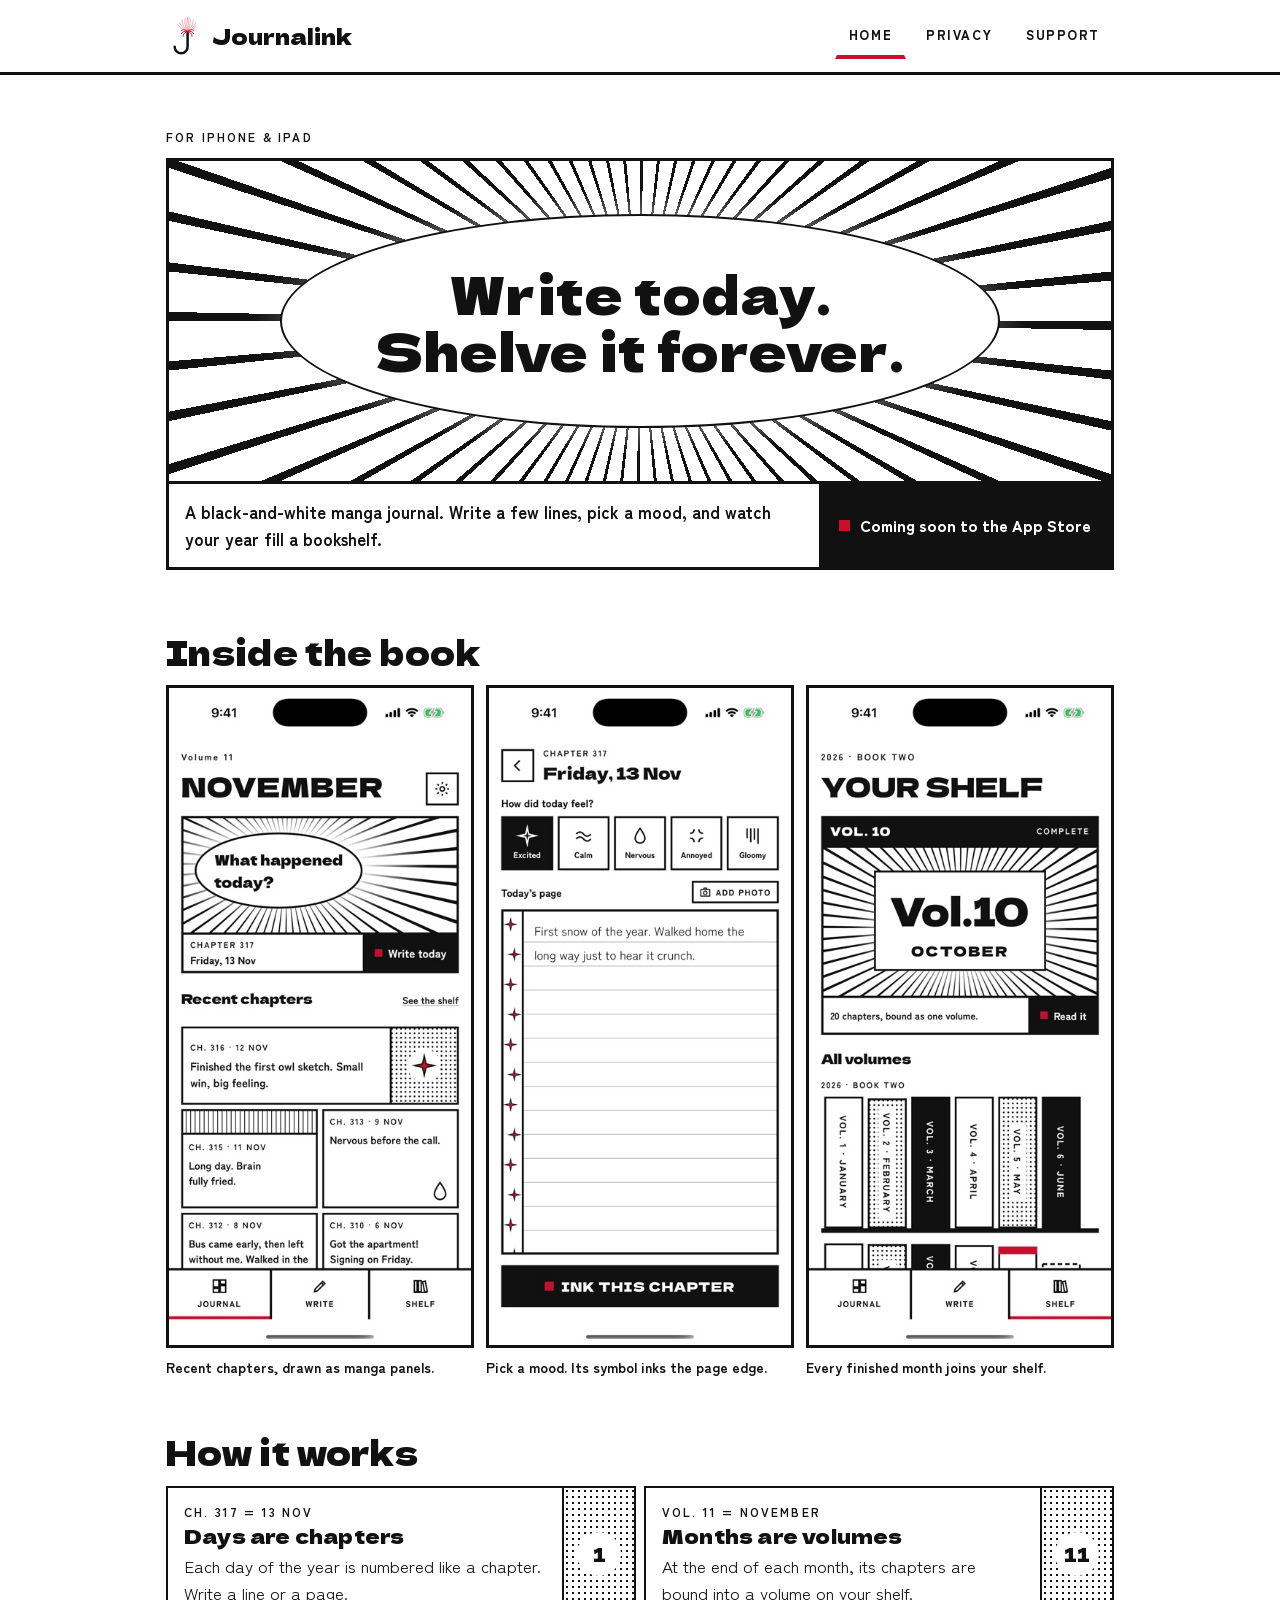
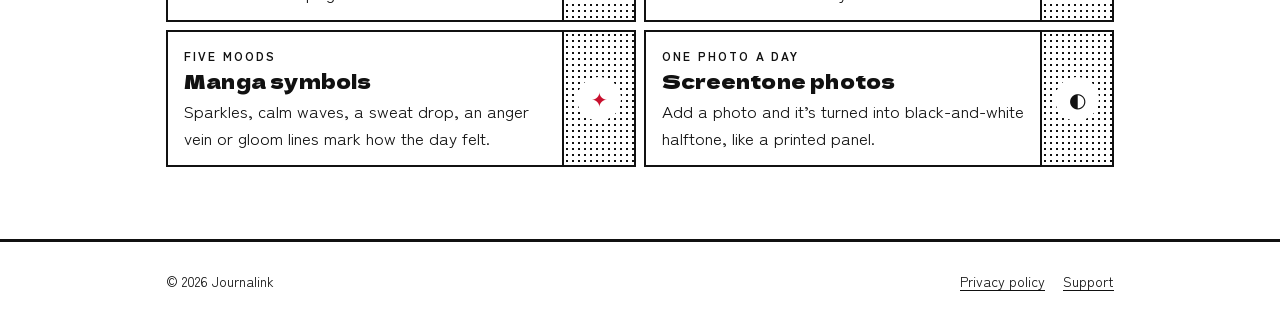
<file: docs/index.html>
<!doctype html>
<html lang="en">
<head>
  <meta charset="utf-8">
  <meta name="viewport" content="width=device-width, initial-scale=1">
  <title>Journalink — a manga journal</title>
  <meta name="description" content="A black-and-white manga journal for iPhone and iPad. Every day is a chapter. Every month becomes a volume. Private, on-device, no accounts.">
  <meta property="og:title" content="Journalink — a manga journal">
  <meta property="og:description" content="Write today. Shelve it forever. A black-and-white manga journal for iPhone and iPad.">
  <meta property="og:image" content="images/shot-home.jpg">
  <link rel="icon" href="images/logo.svg" type="image/svg+xml">
  <link rel="apple-touch-icon" href="apple-touch-icon.png">
  <link rel="stylesheet" href="style.css">
</head>
<body>
  <header class="site-header">
    <div class="wrap">
      <a class="brand" href="./">
        <img class="logo-light" src="images/logo.svg" alt="">
        <img class="logo-dark" src="images/logo-dark.svg" alt="">
        <span>Journalink</span>
      </a>
      <nav class="nav" aria-label="Site">
        <a href="./" aria-current="page">Home</a>
        <a href="privacy.html">Privacy</a>
        <a href="support.html">Support</a>
      </nav>
    </div>
  </header>

  <main class="wrap">
    <section class="hero">
      <p class="kicker">For iPhone &amp; iPad</p>
      <div class="frame">
        <div class="hero-panel speed">
          <div class="bubble">
            <h1 class="display">Write today.<br>Shelve it forever.</h1>
          </div>
        </div>
        <div class="hero-bar">
          <p>A black-and-white manga journal. Write a few lines, pick a mood, and watch your year fill a bookshelf.</p>
          <!-- Replace with the App Store link once the app is live. -->
          <span class="button is-disabled" aria-disabled="true">Coming soon to the App Store</span>
        </div>
      </div>
    </section>

    <h2 class="section-title display">Inside the book</h2>
    <div class="shots">
      <figure>
        <img src="images/shot-home.jpg" alt="Journalink home screen: the November volume with recent chapters shown as manga panels." width="900" height="1957" loading="lazy">
        <figcaption>Recent chapters, drawn as manga panels.</figcaption>
      </figure>
      <figure>
        <img src="images/shot-write.jpg" alt="Writing a chapter: five mood buttons and a ruled page with red sparkles down the edge." width="900" height="1957" loading="lazy">
        <figcaption>Pick a mood. Its symbol inks the page edge.</figcaption>
      </figure>
      <figure>
        <img src="images/shot-shelf.jpg" alt="The shelf: finished months standing as volume spines, a full year on two shelves." width="900" height="1957" loading="lazy">
        <figcaption>Every finished month joins your shelf.</figcaption>
      </figure>
    </div>

    <h2 class="section-title display">How it works</h2>
    <div class="features">
      <article class="feature panel">
        <div class="body">
          <p class="kicker">Ch. 317 = 13 Nov</p>
          <h3 class="display">Days are chapters</h3>
          <p>Each day of the year is numbered like a chapter. Write a line or a page.</p>
        </div>
        <div class="art tone" aria-hidden="true"><span>1</span></div>
      </article>
      <article class="feature panel">
        <div class="body">
          <p class="kicker">Vol. 11 = November</p>
          <h3 class="display">Months are volumes</h3>
          <p>At the end of each month, its chapters are bound into a volume on your shelf.</p>
        </div>
        <div class="art tone" aria-hidden="true"><span>11</span></div>
      </article>
      <article class="feature panel">
        <div class="body">
          <p class="kicker">Five moods</p>
          <h3 class="display">Manga symbols</h3>
          <p>Sparkles, calm waves, a sweat drop, an anger vein or gloom lines mark how the day felt.</p>
        </div>
        <div class="art tone" aria-hidden="true"><span style="color: var(--red)">✦</span></div>
      </article>
      <article class="feature panel">
        <div class="body">
          <p class="kicker">One photo a day</p>
          <h3 class="display">Screentone photos</h3>
          <p>Add a photo and it’s turned into black-and-white halftone, like a printed panel.</p>
        </div>
        <div class="art tone" aria-hidden="true"><span>◐</span></div>
      </article>
    </div>

  </main>

  <footer class="site-footer">
    <div class="wrap">
      <span>© 2026 Journalink</span>
      <nav aria-label="Footer">
        <a href="privacy.html">Privacy policy</a>
        <a href="support.html">Support</a>
      </nav>
    </div>
  </footer>
</body>
</html>
</file>
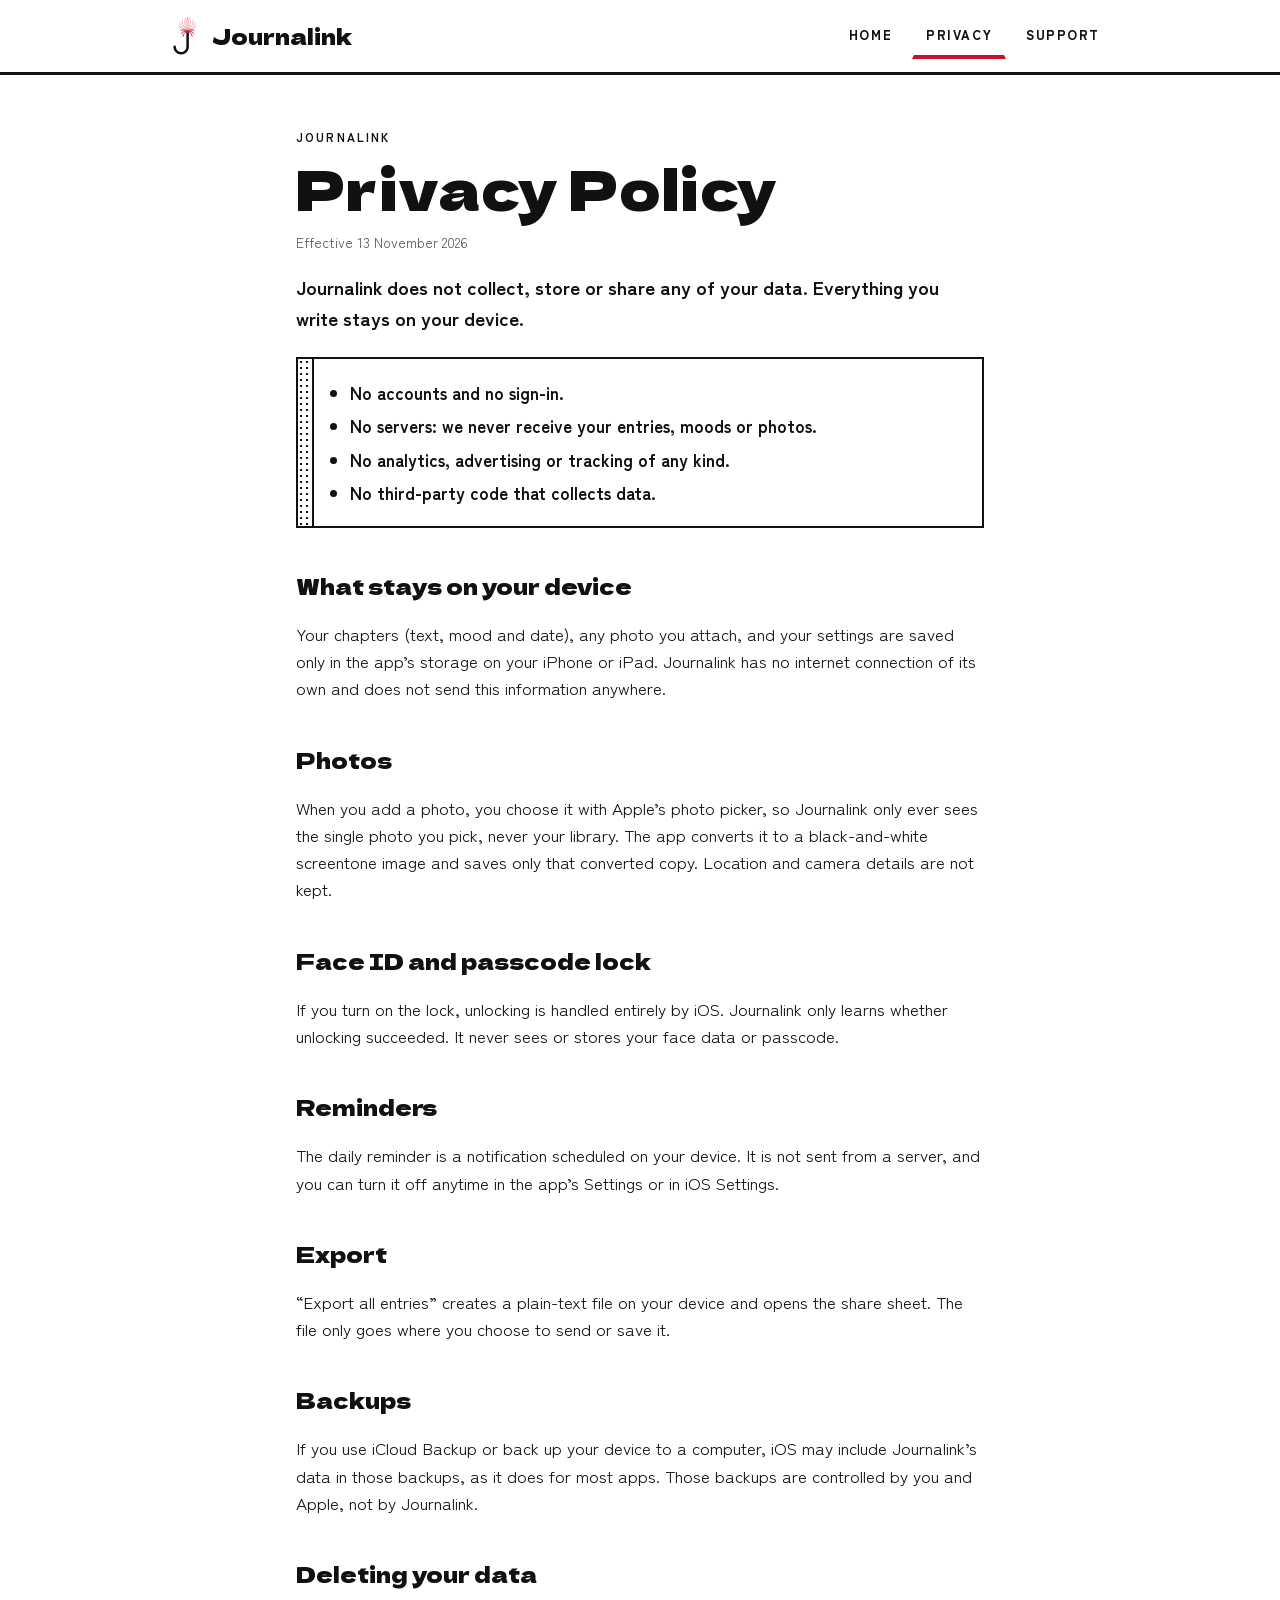
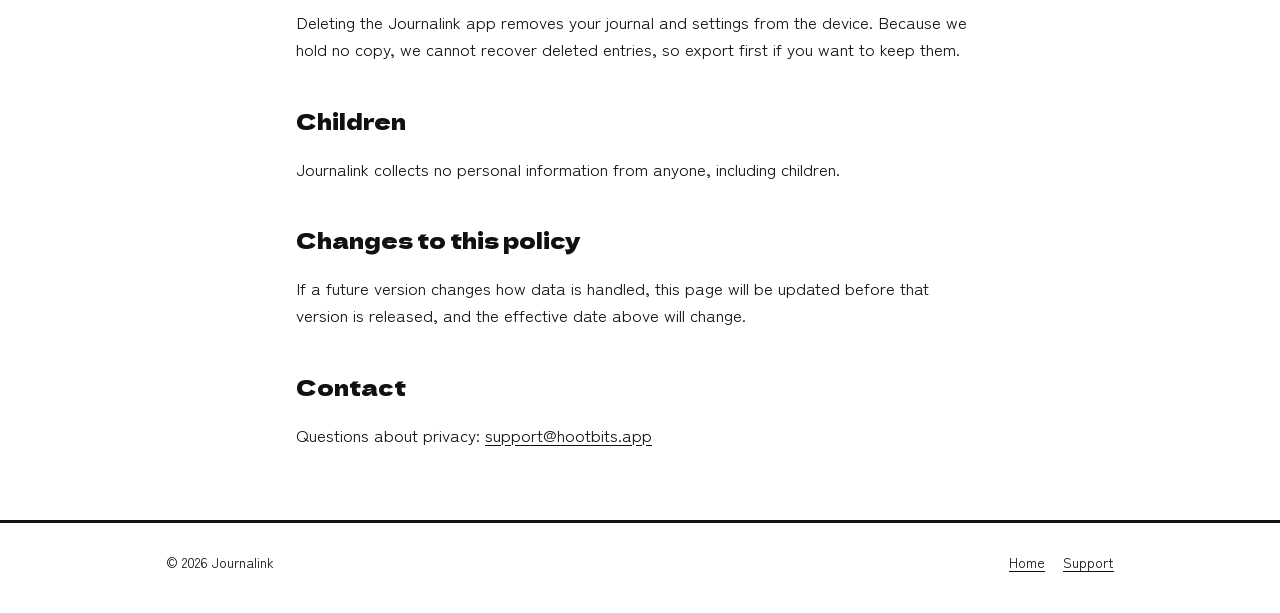
<file: docs/privacy.html>
<!doctype html>
<html lang="en">
<head>
  <meta charset="utf-8">
  <meta name="viewport" content="width=device-width, initial-scale=1">
  <title>Privacy Policy — Journalink</title>
  <meta name="description" content="Journalink collects no data. Your journal stays on your device.">
  <link rel="icon" href="images/logo.svg" type="image/svg+xml">
  <link rel="apple-touch-icon" href="apple-touch-icon.png">
  <link rel="stylesheet" href="style.css">
</head>
<body>
  <header class="site-header">
    <div class="wrap">
      <a class="brand" href="./">
        <img class="logo-light" src="images/logo.svg" alt="">
        <img class="logo-dark" src="images/logo-dark.svg" alt="">
        <span>Journalink</span>
      </a>
      <nav class="nav" aria-label="Site">
        <a href="./">Home</a>
        <a href="privacy.html" aria-current="page">Privacy</a>
        <a href="support.html">Support</a>
      </nav>
    </div>
  </header>

  <main class="wrap doc">
    <p class="kicker">Journalink</p>
    <h1 class="display">Privacy Policy</h1>
    <p class="meta">Effective 13 November 2026</p>
    <p class="lede">Journalink does not collect, store or share any of your data. Everything you write stays on your device.</p>

    <div class="summary panel">
      <div class="strip tone" aria-hidden="true"></div>
      <ul>
        <li>No accounts and no sign-in.</li>
        <li>No servers: we never receive your entries, moods or photos.</li>
        <li>No analytics, advertising or tracking of any kind.</li>
        <li>No third-party code that collects data.</li>
      </ul>
    </div>

    <h2>What stays on your device</h2>
    <p>Your chapters (text, mood and date), any photo you attach, and your settings are saved only in the app’s storage on your iPhone or iPad. Journalink has no internet connection of its own and does not send this information anywhere.</p>

    <h2>Photos</h2>
    <p>When you add a photo, you choose it with Apple’s photo picker, so Journalink only ever sees the single photo you pick, never your library. The app converts it to a black-and-white screentone image and saves only that converted copy. Location and camera details are not kept.</p>

    <h2>Face ID and passcode lock</h2>
    <p>If you turn on the lock, unlocking is handled entirely by iOS. Journalink only learns whether unlocking succeeded. It never sees or stores your face data or passcode.</p>

    <h2>Reminders</h2>
    <p>The daily reminder is a notification scheduled on your device. It is not sent from a server, and you can turn it off anytime in the app’s Settings or in iOS Settings.</p>

    <h2>Export</h2>
    <p>“Export all entries” creates a plain-text file on your device and opens the share sheet. The file only goes where you choose to send or save it.</p>

    <h2>Backups</h2>
    <p>If you use iCloud Backup or back up your device to a computer, iOS may include Journalink’s data in those backups, as it does for most apps. Those backups are controlled by you and Apple, not by Journalink.</p>

    <h2>Deleting your data</h2>
    <p>Deleting the Journalink app removes your journal and settings from the device. Because we hold no copy, we cannot recover deleted entries, so export first if you want to keep them.</p>

    <h2>Children</h2>
    <p>Journalink collects no personal information from anyone, including children.</p>

    <h2>Changes to this policy</h2>
    <p>If a future version changes how data is handled, this page will be updated before that version is released, and the effective date above will change.</p>

    <h2>Contact</h2>
    <p>Questions about privacy: <a href="mailto:support@hootbits.app">support@hootbits.app</a></p>
  </main>

  <footer class="site-footer">
    <div class="wrap">
      <span>© 2026 Journalink</span>
      <nav aria-label="Footer">
        <a href="./">Home</a>
        <a href="support.html">Support</a>
      </nav>
    </div>
  </footer>
</body>
</html>
</file>
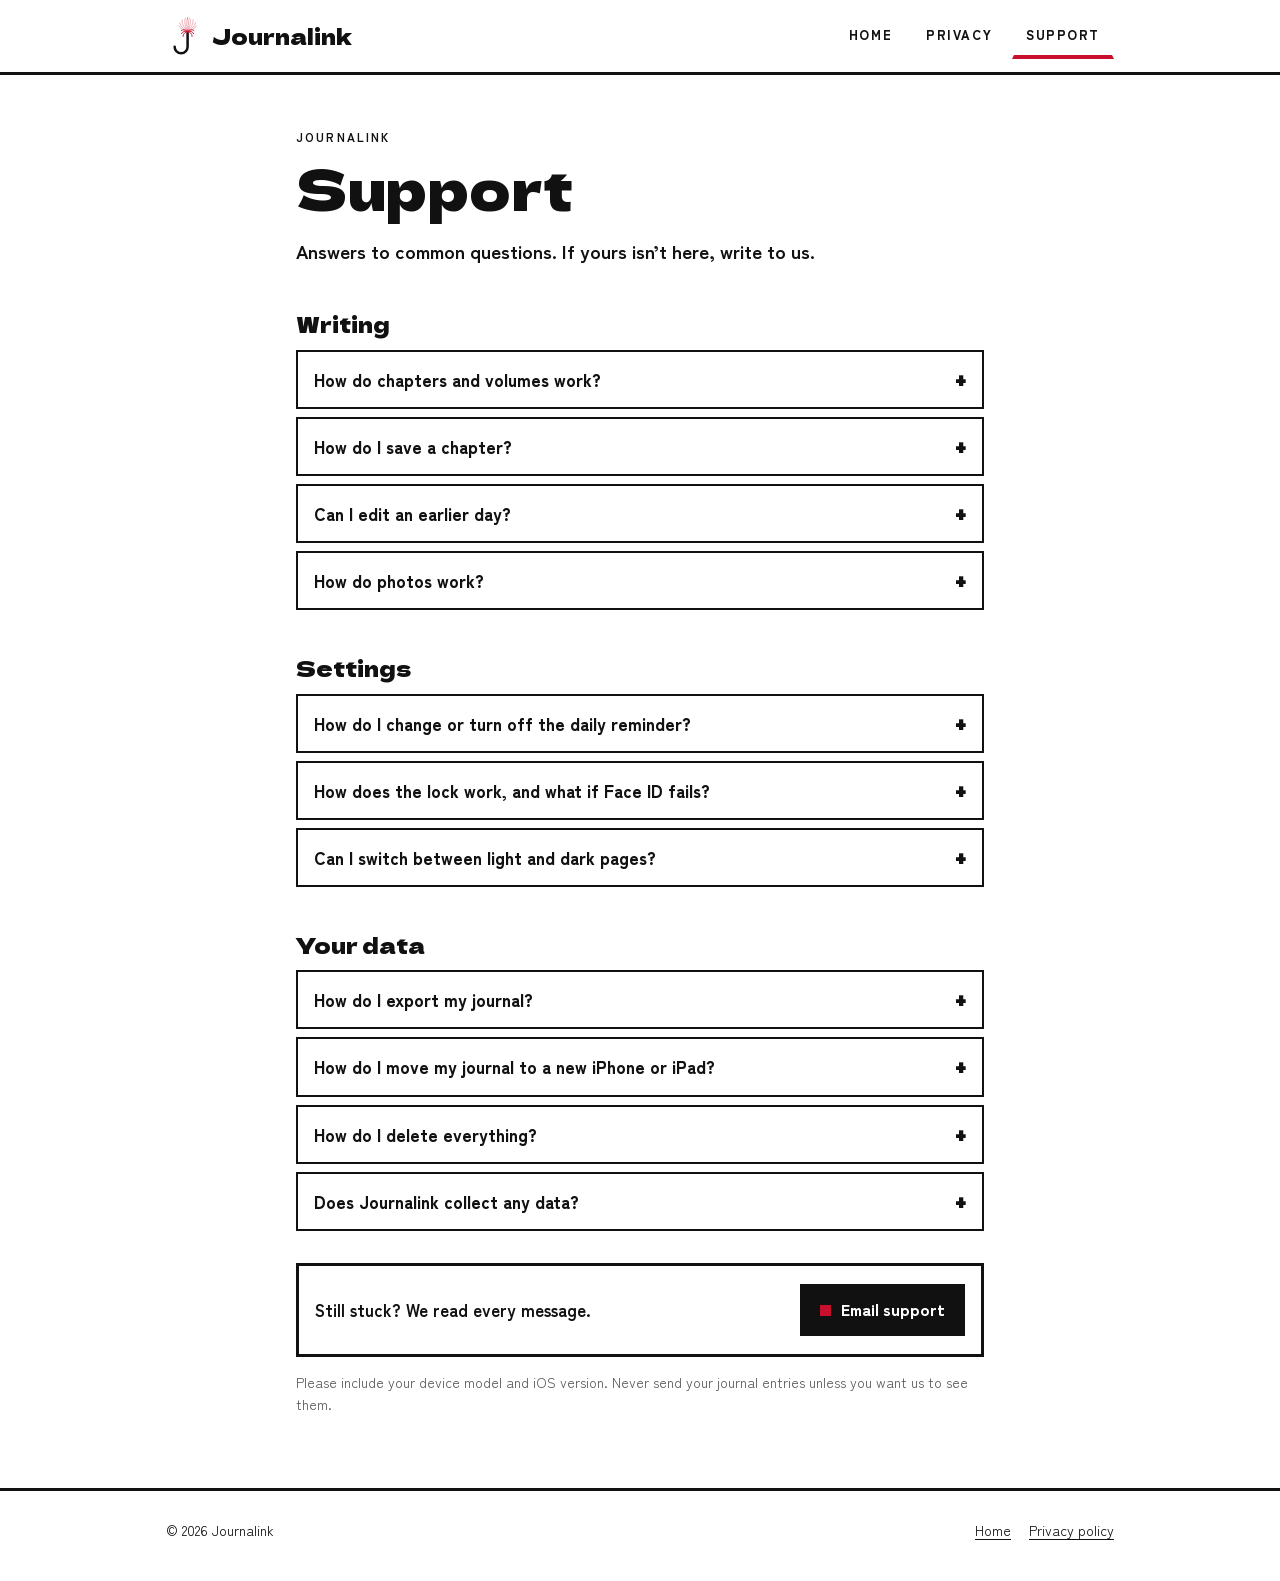
<file: docs/support.html>
<!doctype html>
<html lang="en">
<head>
  <meta charset="utf-8">
  <meta name="viewport" content="width=device-width, initial-scale=1">
  <title>Support — Journalink</title>
  <meta name="description" content="Help with Journalink: chapters and volumes, photos, reminders, the lock, export and moving to a new device.">
  <link rel="icon" href="images/logo.svg" type="image/svg+xml">
  <link rel="apple-touch-icon" href="apple-touch-icon.png">
  <link rel="stylesheet" href="style.css">
</head>
<body>
  <header class="site-header">
    <div class="wrap">
      <a class="brand" href="./">
        <img class="logo-light" src="images/logo.svg" alt="">
        <img class="logo-dark" src="images/logo-dark.svg" alt="">
        <span>Journalink</span>
      </a>
      <nav class="nav" aria-label="Site">
        <a href="./">Home</a>
        <a href="privacy.html">Privacy</a>
        <a href="support.html" aria-current="page">Support</a>
      </nav>
    </div>
  </header>

  <main class="wrap doc">
    <p class="kicker">Journalink</p>
    <h1 class="display">Support</h1>
    <p class="lede">Answers to common questions. If yours isn’t here, write to us.</p>

    <h2>Writing</h2>
    <details>
      <summary>How do chapters and volumes work?</summary>
      <div><p>Each day is a chapter, numbered by the day of the year (13 November is Chapter 317). Each month is a volume. When a month ends, its chapters appear together as a volume spine on your Shelf.</p></div>
    </details>
    <details>
      <summary>How do I save a chapter?</summary>
      <div><p>Pick a mood, write as much or as little as you like, then tap <strong>Ink this chapter</strong>. The button stays grey until you’ve picked a mood.</p></div>
    </details>
    <details>
      <summary>Can I edit an earlier day?</summary>
      <div><p>Yes. Open the chapter from Home or the Shelf and tap the pen button to rewrite it. You can have one chapter per day.</p></div>
    </details>
    <details>
      <summary>How do photos work?</summary>
      <div><p>Tap <strong>Add photo</strong> on the writing page. You can add one photo per chapter. It’s converted to black-and-white screentone, and only that converted copy is saved.</p></div>
    </details>

    <h2>Settings</h2>
    <details>
      <summary>How do I change or turn off the daily reminder?</summary>
      <div><p>Open Settings (the gear on Home) and use <strong>Daily reminder</strong> to turn it on or off and pick a time. If reminders never arrive, check that notifications are allowed for Journalink in iOS Settings → Notifications.</p></div>
    </details>
    <details>
      <summary>How does the lock work, and what if Face ID fails?</summary>
      <div><p>Turn on <strong>Lock</strong> in Settings and Journalink hides your journal whenever you leave the app. If Face ID or Touch ID doesn’t recognise you, you can unlock with your device passcode instead.</p></div>
    </details>
    <details>
      <summary>Can I switch between light and dark pages?</summary>
      <div><p>Yes. In Settings → Night mode, choose Auto (follows your device), Day (white paper) or Night (black paper).</p></div>
    </details>

    <h2>Your data</h2>
    <details>
      <summary>How do I export my journal?</summary>
      <div><p>Settings → <strong>Export all entries</strong> creates a plain-text file with every chapter, grouped by volume. Save it to Files or send it wherever you like. Photos aren’t included in the text file.</p></div>
    </details>
    <details>
      <summary>How do I move my journal to a new iPhone or iPad?</summary>
      <div><p>Journalink has no account or cloud sync. Your journal moves with your device backup: restore your new device from an iCloud or computer backup of the old one. To keep a copy of your words regardless, export them first.</p></div>
    </details>
    <details>
      <summary>How do I delete everything?</summary>
      <div><p>Delete the Journalink app. That removes your journal and settings from the device. We don’t hold a copy, so deleted entries can’t be recovered.</p></div>
    </details>
    <details>
      <summary>Does Journalink collect any data?</summary>
      <div><p>No. There are no accounts, analytics, ads or tracking. See the <a href="privacy.html">privacy policy</a> for details.</p></div>
    </details>

    <div class="contact frame">
      <p>Still stuck? We read every message.</p>
      <a class="button" href="mailto:support@hootbits.app?subject=Journalink%20support">Email support</a>
    </div>
    <p class="meta">Please include your device model and iOS version. Never send your journal entries unless you want us to see them.</p>
  </main>

  <footer class="site-footer">
    <div class="wrap">
      <span>© 2026 Journalink</span>
      <nav aria-label="Footer">
        <a href="./">Home</a>
        <a href="privacy.html">Privacy policy</a>
      </nav>
    </div>
  </footer>
</body>
</html>
</file>
<file: docs/style.css>
/* Journalink site — same ink, paper and single red as the app. */

@font-face { font-family: "Dela Gothic One"; src: url("fonts/DelaGothicOne-Regular.ttf") format("truetype"); font-display: swap; }
@font-face { font-family: "Zen Kaku Gothic New"; src: url("fonts/ZenKakuGothicNew-Regular.ttf") format("truetype"); font-weight: 400; font-display: swap; }
@font-face { font-family: "Zen Kaku Gothic New"; src: url("fonts/ZenKakuGothicNew-Bold.ttf") format("truetype"); font-weight: 700; font-display: swap; }
@font-face { font-family: "Zen Kaku Gothic New"; src: url("fonts/ZenKakuGothicNew-Black.ttf") format("truetype"); font-weight: 900; font-display: swap; }

:root {
  --ink: #111111;
  --paper: #ffffff;
  --muted: #595959;
  --rule: #b8b8b8;
  --red: #c8102e;
  --frame: 3px;
  --panel: 2.5px;
  color-scheme: light dark;
}

@media (prefers-color-scheme: dark) {
  :root { --ink: #f2f2f2; --paper: #111111; --muted: #a6a6a6; --rule: #474747; }
}

* { box-sizing: border-box; }

html { -webkit-text-size-adjust: 100%; }

body {
  margin: 0;
  background: var(--paper);
  color: var(--ink);
  font: 400 17px/1.6 "Zen Kaku Gothic New", "Hiragino Sans", system-ui, sans-serif;
}

a { color: var(--ink); text-underline-offset: 3px; }
a:focus-visible, button:focus-visible { outline: 3px solid var(--red); outline-offset: 3px; }

.wrap { max-width: 980px; margin: 0 auto; padding: 0 16px; }

.display { font-family: "Dela Gothic One", sans-serif; font-weight: 400; line-height: 1.05; letter-spacing: 0.01em; }
.kicker { font-size: 12px; font-weight: 700; letter-spacing: 0.18em; text-transform: uppercase; }

/* Header + footer */

.site-header { border-bottom: var(--frame) solid var(--ink); }
.site-header .wrap { display: flex; align-items: center; justify-content: space-between; gap: 16px; min-height: 72px; flex-wrap: wrap; }
.brand { display: flex; align-items: center; gap: 10px; text-decoration: none; }
.brand img { width: 36px; height: 40px; }
.brand span { font-family: "Dela Gothic One", sans-serif; font-size: 22px; }
.logo-dark { display: none; }
@media (prefers-color-scheme: dark) { .logo-light { display: none; } .logo-dark { display: inline; } }

.nav { display: flex; gap: 6px; flex-wrap: wrap; }
.nav a { font-size: 13px; font-weight: 900; letter-spacing: 0.12em; text-transform: uppercase; text-decoration: none;
  padding: 10px 12px; border: var(--panel) solid transparent; }
.nav a[aria-current="page"] { border-bottom: 4px solid var(--red); }
.nav a:hover { border-color: var(--ink); }

.site-footer { border-top: var(--frame) solid var(--ink); margin-top: 72px; padding: 28px 0 40px; font-size: 14px; }
.site-footer .wrap { display: flex; justify-content: space-between; gap: 16px; flex-wrap: wrap; }
.site-footer nav { display: flex; gap: 18px; flex-wrap: wrap; }

/* Shared pieces */

.panel { border: var(--panel) solid var(--ink); background: var(--paper); }
.frame { border: var(--frame) solid var(--ink); }
.tone { background-image: radial-gradient(var(--ink) 1px, transparent 1.5px); background-size: 6px 6px; }
.speed {
  background-color: var(--paper);
  background-image:
    radial-gradient(ellipse at 50% 50%, var(--paper) 0 26%, transparent 58%),
    repeating-conic-gradient(from 0deg at 50% 50%, var(--ink) 0deg 1.1deg, transparent 1.1deg 6deg);
}
.button { display: inline-flex; align-items: center; gap: 10px; min-height: 52px; padding: 0 20px;
  background: var(--ink); color: var(--paper); text-decoration: none; font-weight: 900; font-size: 16px; }
.button::before { content: ""; width: 11px; height: 11px; background: var(--red); flex: none; }
.button.is-disabled { cursor: default; }

/* Home */

.hero { padding: 40px 0 8px; }
.hero-panel { position: relative; display: grid; place-items: center; min-height: 320px; padding: 40px 16px; overflow: hidden; }
/* An ellipse's corners cut into its box, so the padding keeps text well inside the curve. */
.bubble { background: var(--paper); border: var(--panel) solid var(--ink); border-radius: 50%;
  padding: 48px 72px; text-align: center; width: min(720px, 100%); }
.bubble h1 { margin: 0; font-size: clamp(28px, 5.4vw, 52px); line-height: 1.1; }
.hero-bar { display: flex; flex-wrap: wrap; border-top: var(--frame) solid var(--ink); }
.hero-bar p { flex: 1 1 280px; margin: 0; padding: 14px 16px; font-weight: 700; }
.hero-bar .button { flex: none; }

.section-title { font-size: clamp(24px, 4vw, 34px); margin: 56px 0 16px; }

.shots { display: grid; grid-template-columns: repeat(3, minmax(0, 1fr)); gap: 12px; }
.shots figure { margin: 0; }
.shots img { display: block; width: 100%; height: auto; border: var(--frame) solid var(--ink); }
.shots figcaption { margin-top: 8px; font-size: 14px; font-weight: 700; }

.features { display: grid; grid-template-columns: repeat(2, minmax(0, 1fr)); gap: 8px; }
.feature { display: flex; min-height: 120px; }
.feature .body { padding: 14px 16px; flex: 1; }
.feature h3 { margin: 4px 0 6px; font-size: 20px; }
.feature p { margin: 0; }
.feature .art { width: 72px; flex: none; border-left: var(--panel) solid var(--ink); display: grid; place-items: center; }
.feature .art span { background: var(--paper); border-radius: 50%; width: 44px; height: 44px; display: grid; place-items: center;
  font-family: "Dela Gothic One", sans-serif; font-size: 20px; }


/* Text pages (privacy, support) */

.doc { max-width: 720px; padding-top: 40px; }
.doc h1 { font-size: clamp(34px, 7vw, 56px); margin: 8px 0 12px; }
.doc .lede { font-size: 19px; font-weight: 700; }
.doc h2 { font-family: "Dela Gothic One", sans-serif; font-weight: 400; font-size: 22px; margin: 40px 0 8px; }
.doc ul { padding-left: 22px; }
.doc li { margin: 6px 0; }
.summary { display: flex; margin: 24px 0; }
.summary .strip { width: 16px; flex: none; border-right: var(--panel) solid var(--ink); }
.summary ul { margin: 0; padding: 14px 16px 14px 36px; font-weight: 700; }
.meta { color: var(--muted); font-size: 14px; }

details { border: var(--panel) solid var(--ink); margin: 8px 0; }
summary { cursor: pointer; padding: 14px 16px; font-weight: 900; list-style: none; display: flex; justify-content: space-between; gap: 12px; }
summary::-webkit-details-marker { display: none; }
summary::after { content: "+"; font-family: "Dela Gothic One", sans-serif; }
details[open] summary::after { content: "–"; }
details[open] summary { border-bottom: var(--panel) solid var(--ink); }
details > div { padding: 4px 16px 12px; }

.contact { display: flex; flex-wrap: wrap; align-items: center; justify-content: space-between; gap: 12px; padding: 18px 16px; margin-top: 32px; }
.contact p { margin: 0; font-weight: 700; }

@media (max-width: 720px) {
  .shots { grid-template-columns: 1fr; max-width: 360px; margin: 0 auto; }
  .features { grid-template-columns: 1fr; }
  .bubble { padding: 34px 40px; }
  .hero-bar .button { width: 100%; justify-content: center; }
}

@media (prefers-reduced-motion: reduce) { * { scroll-behavior: auto !important; } }
</file>
